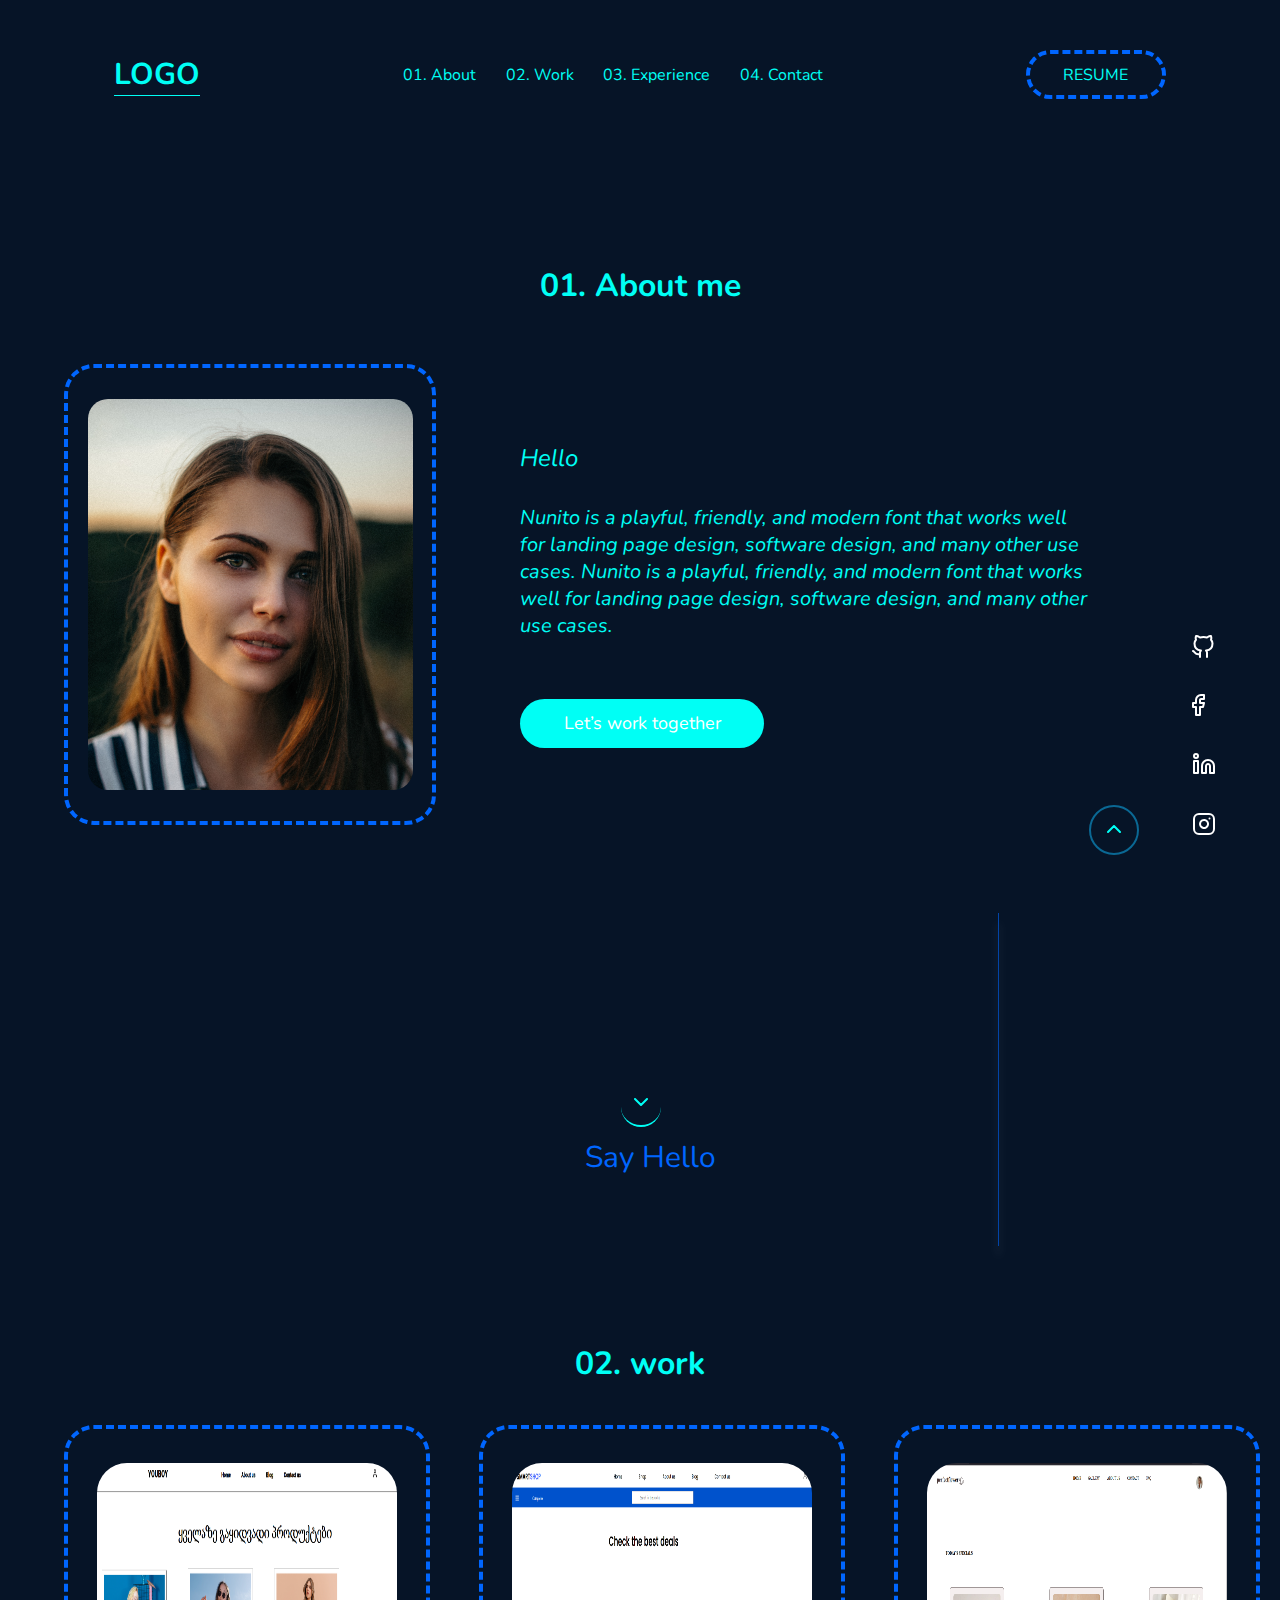
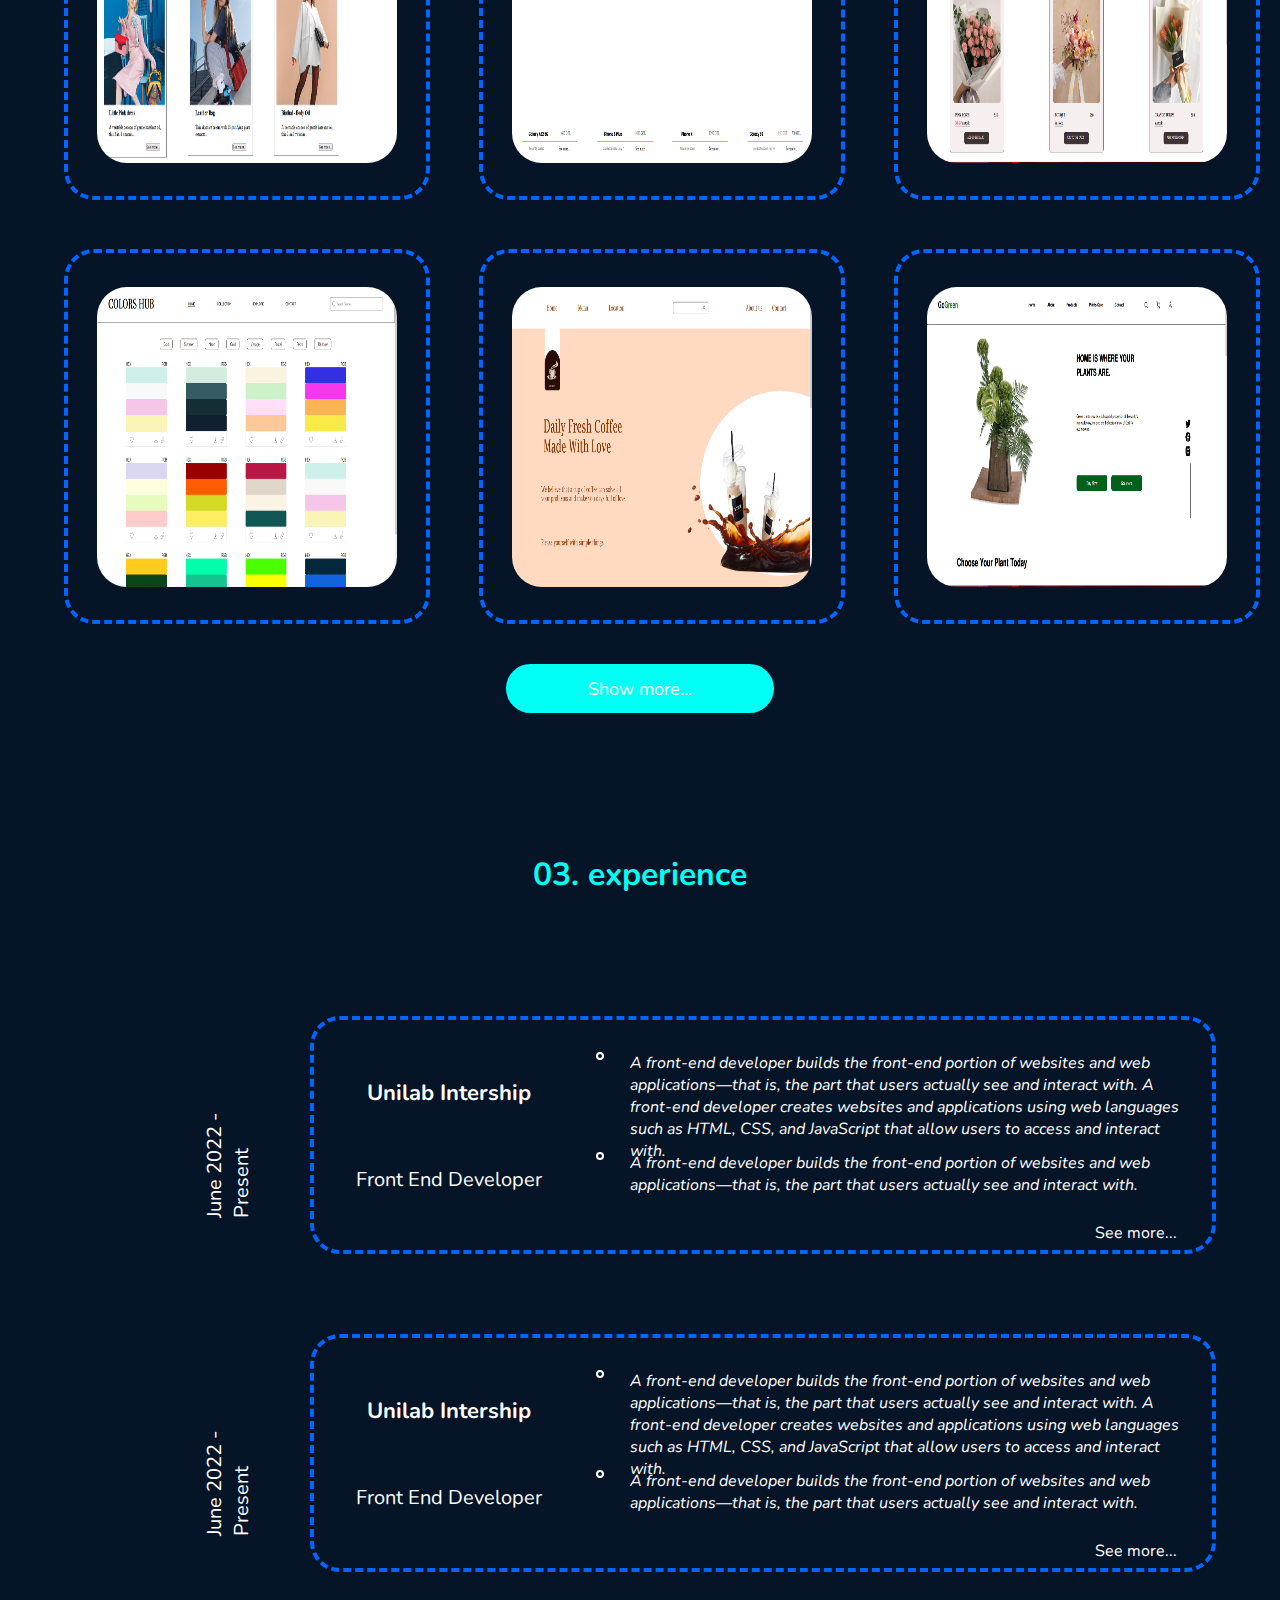
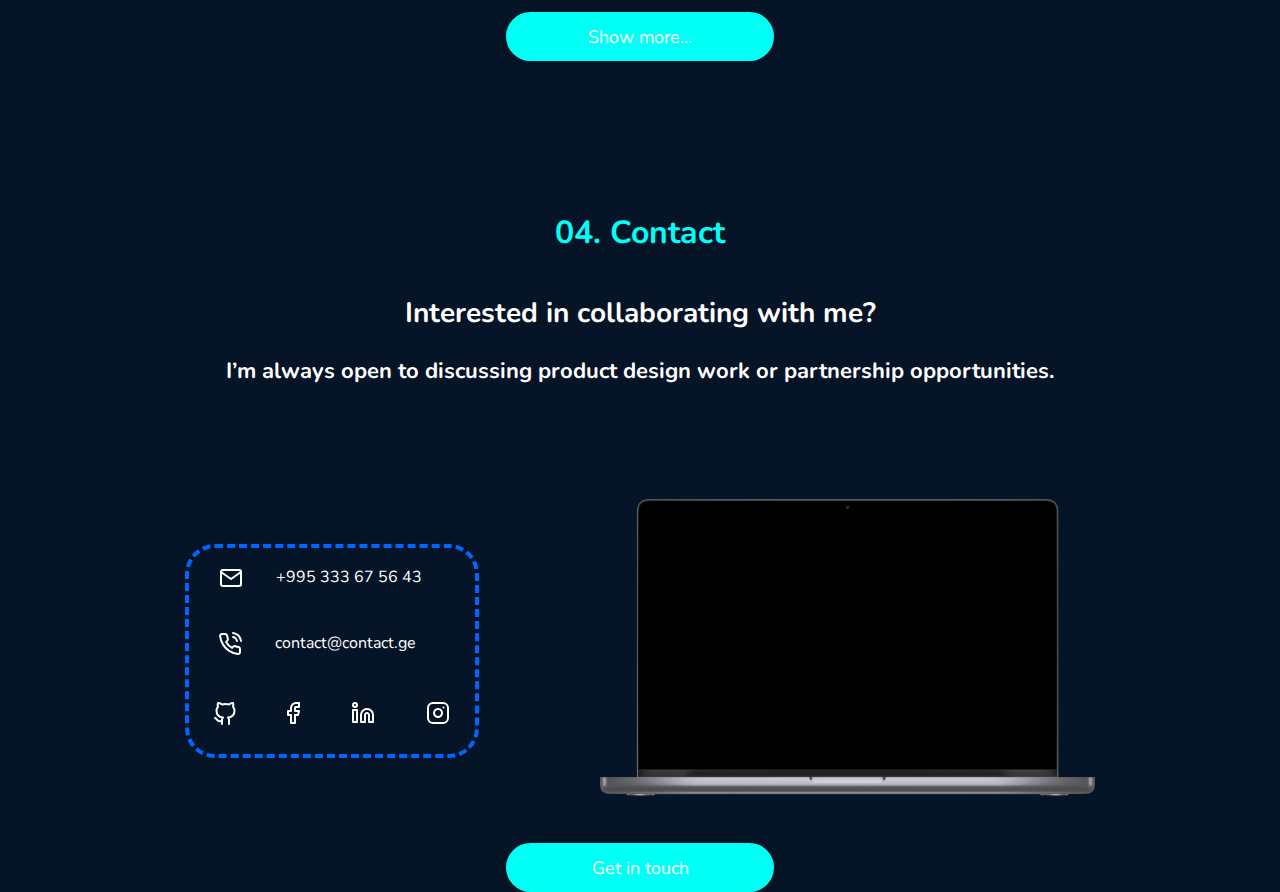
<file: index.html>
<!DOCTYPE html>
<html lang="en">
<head>
    <meta charset="UTF-8">
    <meta http-equiv="X-UA-Compatible" content="IE=edge">
    <meta name="viewport" content="width=device-width, initial-scale=1.0">
    <link rel="stylesheet" href="static/css/style.css">
    <title>Home</title>
</head>
<body>

    <header id="header">
        <div class="container">
            <div class="navigation-wrapper">
                <div class="header-logo">
                   <a id="active" href="index.html">LOGO</a> 
                </div>
                <nav class="navigation">
                <ul class="nav-ul">
                    <li>
                        <a href="#about">01. About</a>
                    </li>
                    <li>
                        <a href="#work">02. Work</a>
                    </li>
                    <li>
                        <a href="#experience">03. Experience</a>
                    </li>
                    <li>
                        <a href="#contact">04. Contact</a>
                    </li>
                </ul>
                </nav>
                <a href="static/downloads/Davit Bakhutashvili.pdf">
                    <div class="header-resume">
                        RESUME
                    </div>
                </a>
                <div class="burger">
                    <span></span>
                    <span></span>
                    <span></span>
                </div>
            </div>
        </div>
    </header>

    <main>
        <div class="container">
            <a href="#">
                <div class="upper">
                    <div class="upper-img">
                        <img src="static/images/avatar/say.svg" alt="">
                    </div>  
                </div>
            </a>
            <div class="modal-wrapper">
                <div class="modal">
                    <div class="modal-top">
                        <div class="input-div">
                            <label class="label" for="modal-input">Name:</label>
                            <input class="modal-input" type="text" placeholder="Enter your Name">
                        </div>
                        <div class="input-div">
                            <label class="label" for="modal-input">Lastname:</label>
                            <input class="modal-input" type="text" placeholder="Enter your Lastname">
                        </div>
                        <div class="input-div">
                            <label class="label" for="modal-input">Email:</label>
                            <input class="modal-input" type="email" placeholder="Enter your @Email">
                        </div>
                        <div class="input-div">
                            <label class="label" for="modal-input">Phone Number:</label>
                            <input class="modal-input" type="number" placeholder="Enter your Phone Number">
                        </div>
                        <div class="input-div">
                            <label class="label" for="modal-input">Password</label>
                            <input class="modal-input" type="password" placeholder="Enter your Password">
                        </div>
                        <div class="input-div">
                            <label class="label" for="modal-input">Repeat Password</label>
                            <input class="modal-input" type="password" placeholder="Repeat your Password">
                        </div>
                    </div>
                    <div class="modal-right">
                        <button class="modal-button-close">
                            <span></span>
                            <span></span>
                        </button>
                        <div class="modal-right-mainword">
                            <p class="modal-hello">Hello!</p>
                            <h2>Please enter your data and join us</h2>
                        </div>
                            <h3>Here you can leave a message for us</h3>
                            <input class="big-input" type="text">
                        <a href="">
                            <button class="modal-button-submit">
                                Submit
                            </button>
                        </a>
                    </div>
                </div>
            </div> 
            <div id="about" class="main-about">
                <h1>01. About me</h1>
                <div class="main-about-avatar">
                    <div class="main-about-photo">
                        <img src="static/images/about-me-girl.png" alt="about-avatar">
                    </div>
                    <div class="about-me-center">
                        <div class="main-about-p">
                            <p class="hello-p">
                                Hello
                            </p>
                            <p class="main-p">
                                Nunito is a playful, friendly, and modern font that works well for landing page design, software design, and many other use cases.
                                Nunito is a playful, friendly, and modern font that works well for landing page design, software design, and many other use cases.
                            </p>
                            <a href="#">
                                <div class="lets-work-together">
                                    Let’s work together
                                </div>
                            </a>
                        </div>
                    </div>                   
                    <div class="main-about-links">
                        <div class="github">
                            <a href="#"><img src="static/images/avatar/Vector1.svg" alt="github-avatar"></a>
                        </div>
                        <div class="fb">
                            <a href="#"><img src="static/images/avatar/Vector.svg" alt="fb-avatar"></a>
                        </div>
                        <div class="linkedin">
                            <a href="#"><img src="static/images/avatar/linkedin(1).svg" alt="linkedin-avatar"></a>
                        </div>
                        <div class="insta">
                            <a href="#"><img src="static/images/avatar/instagram(1).svg" alt="insta-avatar"></a>
                        </div>
                    </div>
                </div>  
                <div class="say-hello">
                    <div class="say-hello-button">
                        <div class="say-hello-avatar">
                            <img src="static/images/avatar/say.svg" alt="vector">
                        </div>
                        <p class="say-p">Say Hello</p>
                    </div>
                    <div class="line">
                        <img src="static/images/avatar/Line 1.svg" alt="line">
                    </div>
                </div>          
            </div>
            <div id="work" class="main-work">
                <h1>02. work</h1>
                <div class="work-boxes">
                    <div class="work-box">
                        <img src="static/images/web-first.PNG" alt="project">
                        <a href="https://deeply04.github.io/meotxedavaleba/"><div class="see-full-project">See full Project</div></a>      
                    </div>
                    <div class="work-box">
                        <img src="static/images/web-second.PNG" alt="project">
                        <a href="https://deeply04.github.io/homework5/index.html"><div class="see-full-project">See full Project</div></a>      
                    </div>
                    <div class="work-box">
                        <img src="static/images/web-third.PNG" alt="project">
                        <a href="https://deeply04.github.io/homework6/"><div class="see-full-project">See full Project</div></a>      
                    </div>
                    <div class="work-box">
                        <img src="static/images/web-fourth.PNG" alt="project">
                        <a href="https://deeply04.github.io/Homework7/"><div class="see-full-project">See full Project</div></a>      
                    </div>
                    <div class="work-box">
                        <img src="static/images/web-fifth.PNG" alt="project">
                        <a href="https://deeply04.github.io/Homework-8/"><div class="see-full-project">See full Project</div></a>      
                    </div>
                    <div class="work-box">
                        <img src="static/images/web-sixth.PNG" alt="project">
                        <a href="https://deeply04.github.io/Homework9/"><div class="see-full-project">See full Project</div></a>      
                    </div>
                </div>
            </div>
            <div class="show-more-div">
                <a class="show-more" href="resume.html">
                Show more...
                </a>
            </div>
            <div id="experience" class="main-experience">
                <h1>03. experience</h1>
                <div class="unilab-intership">
                    <p class="june-present">
                        June 2022 - Present
                    </p>
                    <div class="unilab-intership-box">
                        <div class="unilab-box-left">
                            <p>Unilab Intership</p>
                            <p>Front End Developer</p>
                        </div>
                        <div class="unilab-box-right">
                          <div class="unilab-box-right-top">
                            <div class="circle"></div>
                            <p class="unilab-box-p">
                                A front-end developer builds the front-end portion of websites and web applications—that is, the part that users actually see and interact with. A front-end developer creates websites and applications using web languages such as HTML, CSS, and JavaScript that allow users to access and interact with.
                            </p>
                          </div>  
                          <div class="unilab-box-right-bottom">
                            <div class="circle"></div>
                            <p class="unilab-box-p">
                                A front-end developer builds the front-end portion of websites and web applications—that is, the part that users actually see and interact with. 
                            </p>
                          </div>  
                          <div class="seemore">
                            <a href="#">See more...</a> 
                          </div>
                        </div>
                    </div>
                </div>
                <div class="unilab-intership">
                    <p class="june-present">
                        June 2022 - Present
                    </p>
                    <div class="unilab-intership-box">
                        <div class="unilab-box-left">
                            <p>Unilab Intership</p>
                            <p>Front End Developer</p>
                        </div>
                        <div class="unilab-box-right">
                          <div class="unilab-box-right-top">
                            <div class="circle"></div>
                            <p class="unilab-box-p">
                                A front-end developer builds the front-end portion of websites and web applications—that is, the part that users actually see and interact with. A front-end developer creates websites and applications using web languages such as HTML, CSS, and JavaScript that allow users to access and interact with.
                            </p>
                          </div>  
                          <div class="unilab-box-right-bottom">
                            <div class="circle"></div>
                            <p class="unilab-box-p">
                                A front-end developer builds the front-end portion of websites and web applications—that is, the part that users actually see and interact with. 
                            </p>
                          </div>  
                          <div class="seemore">
                            <a href="#">See more...</a> 
                          </div>
                        </div>
                    </div>
                </div>
            </div>
            <div class="show-more-div">
                <a class="show-more" href="#">
                Show more...
                </a>
            </div>
            <div id="contact" class="main-contact">
                <h1>04. Contact</h1>
                <h2>Interested in collaborating with me?</h2>
                <h3>I’m always open to discussing product design work or partnership opportunities.</h3>
                <div class="contact-information">
                    <div class="contact-information-box">
                        <div class="contact-box-first-line">
                            <div class="mail">
                                <a href="#"><img src="static/images/avatar/mail.svg" alt="mail"></a>
                            </div>
                            <p class="number">
                                +995 333 67 56 43
                            </p>
                        </div>
                        <div class="contact-box-first-line">
                            <div class="mail">
                                <a href="#"><img src="static/images/avatar/phone.svg" alt="mail"></a>
                            </div>
                            <p class="number">
                                contact@contact.ge
                            </p>
                        </div>
                        <div class="contact-box-third-line">
                            <div class="github">
                                <a href="#"><img src="static/images/avatar/Vector1.svg" alt="github-avatar"></a>
                            </div>
                            <div class="fb">
                                <a href="#"><img src="static/images/avatar/Vector.svg" alt="fb-avatar"></a>
                            </div>
                            <div>
                                <a href="#"><img src="static/images/avatar/linkedin(1).svg" alt="linkedin-avatar"></a>
                            </div>
                            <div class="insta">
                                <a href="#"><img src="static/images/avatar/instagram(1).svg" alt="insta-avatar"></a>
                            </div>
                        </div>
                    </div>
                    <div class="contact-information-laptop">
                        <img src="static/images/MacBook-Pro-16.png" alt="macboock-pro-16">
                        <iframe class="screen" src="https://deeply04.github.io/Homework12/" frameborder="0"></iframe>
                    </div>
                </div>
            </div>
            <div class="show-more-div">
                <a class="show-more" href="#">
                    Get in touch
                </a>
            </div>
        </div>
    </main>

    <script src="static/js/script.js"></script>
</body>
</html>
</file>
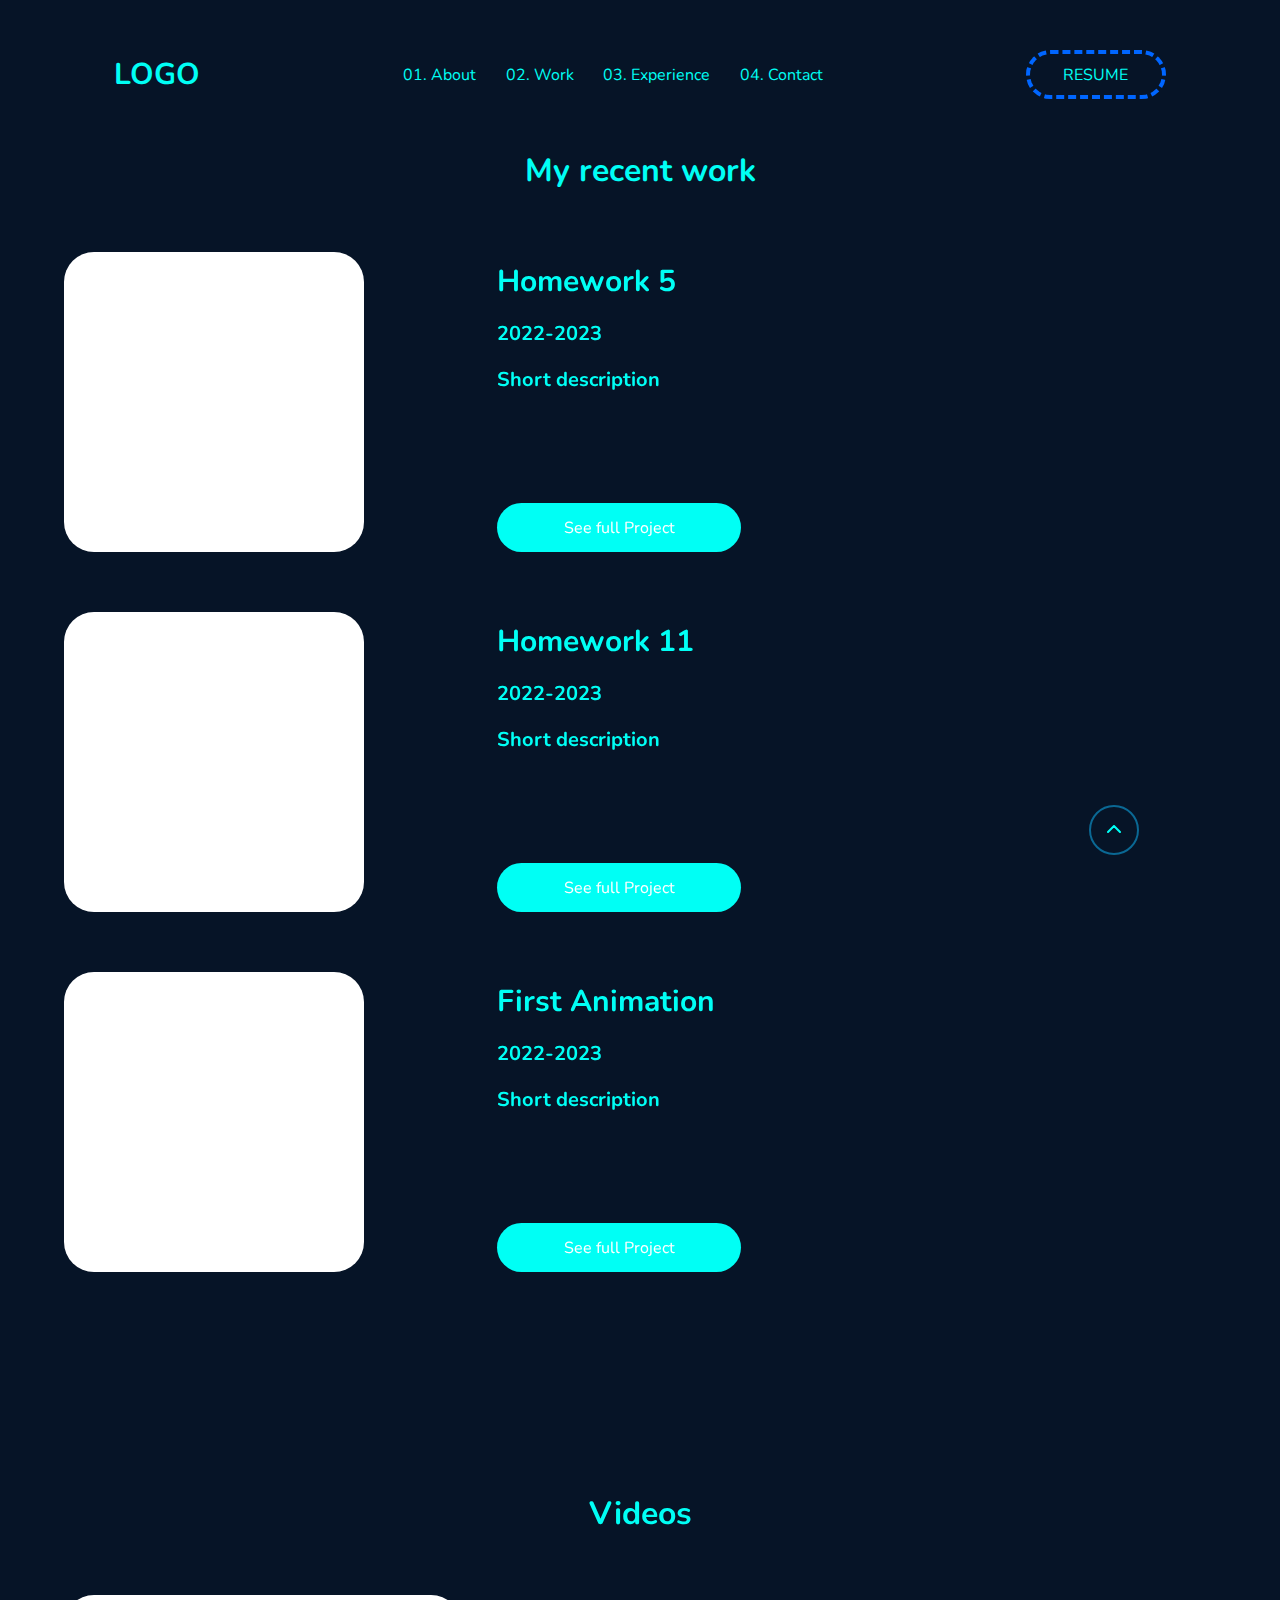
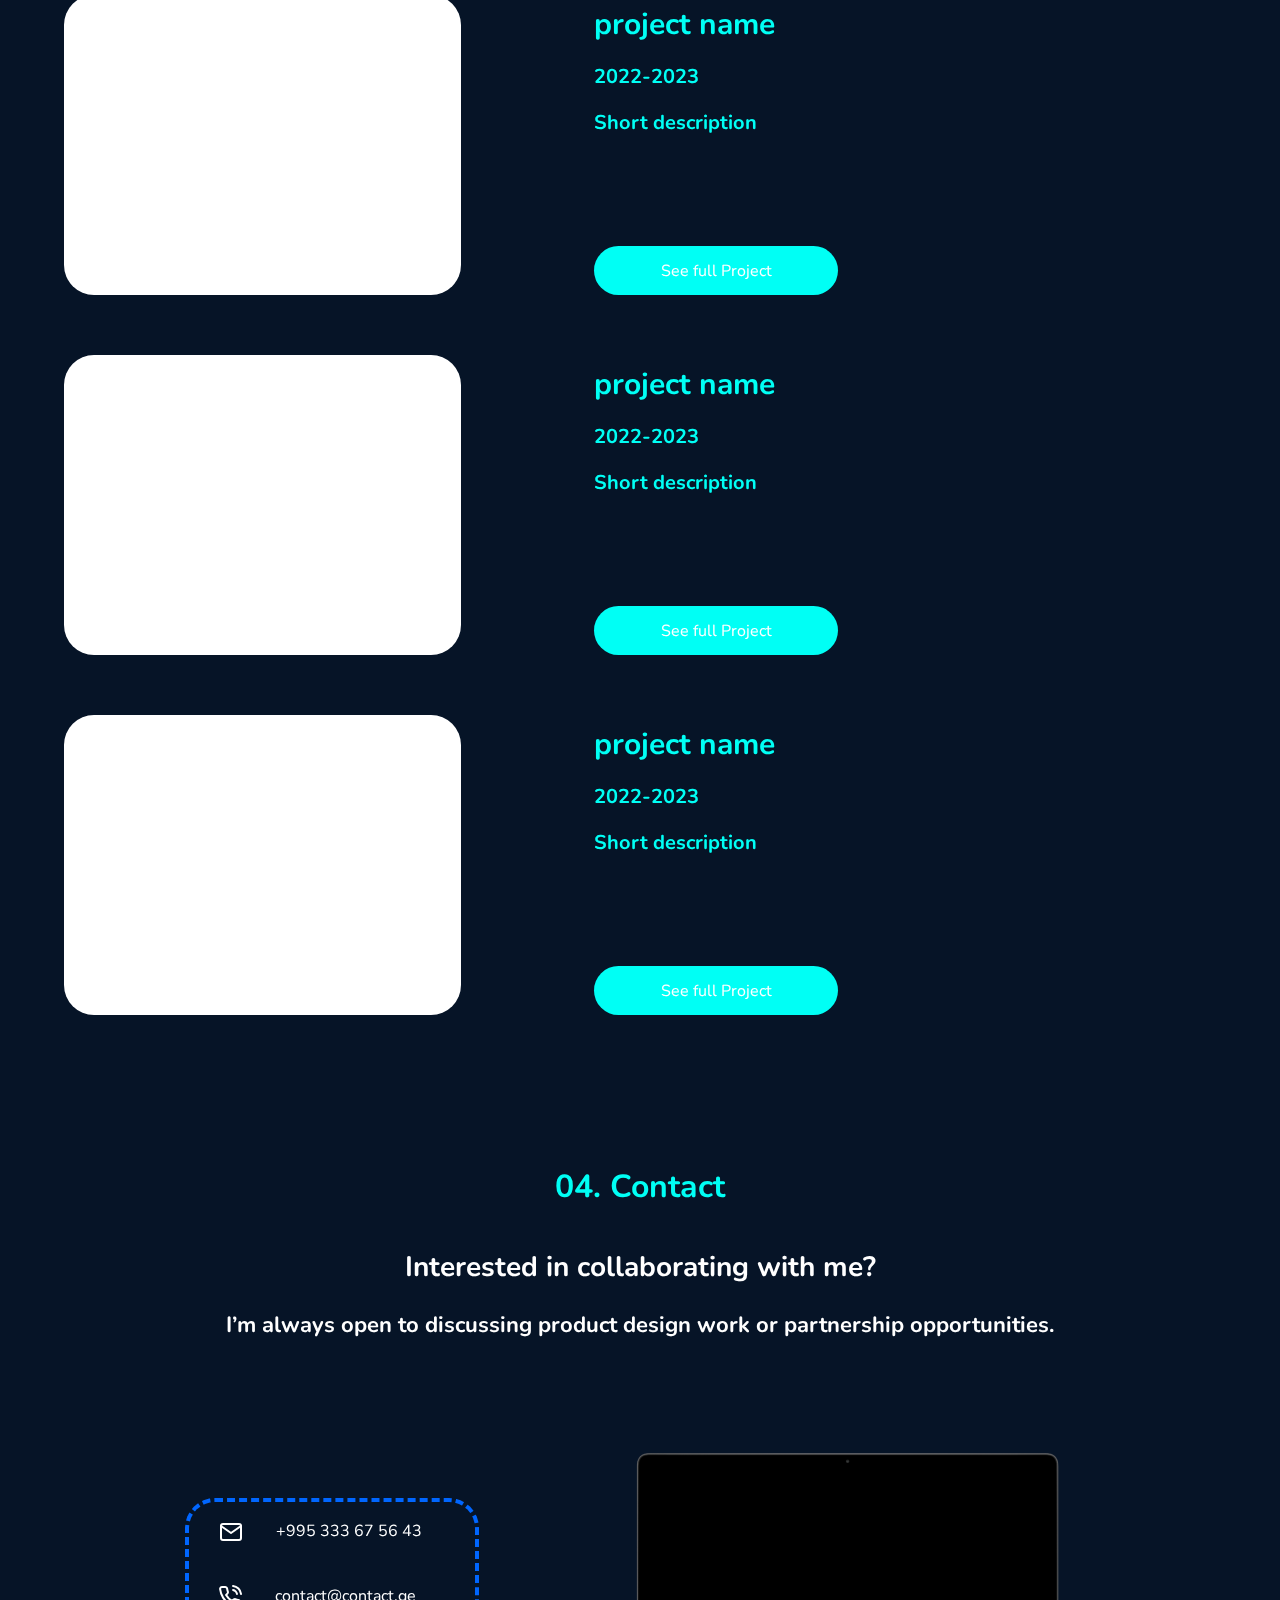
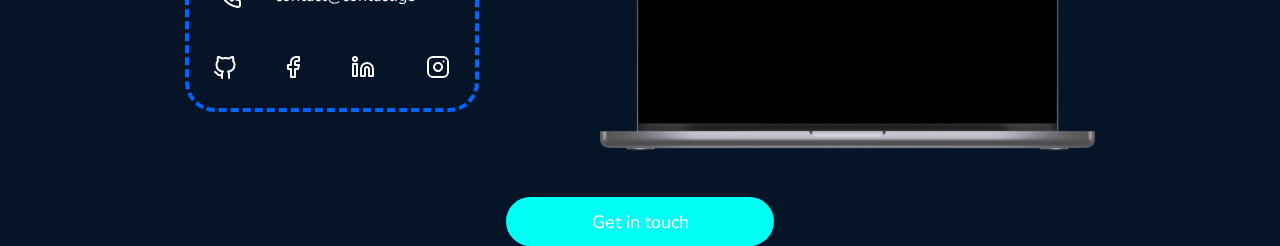
<file: resume.html>
<!DOCTYPE html>
<html lang="en">
<head>
    <meta charset="UTF-8">
    <meta http-equiv="X-UA-Compatible" content="IE=edge">
    <meta name="viewport" content="width=device-width, initial-scale=1.0">
    <link rel="stylesheet" href="static/css/style.css">
    <title>Resume</title>
</head>
<body>

    <header id="header">
        <div class="container">
            <div class="navigation-wrapper">
                <div class="header-logo">
                   <a href="index.html">LOGO</a> 
                </div>
                <nav class="navigation">
                <ul class="nav-ul">
                    <li>
                        <a href="#about">01. About</a>
                    </li>
                    <li>
                        <a href="#work">02. Work</a>
                    </li>
                    <li>
                        <a href="#experience">03. Experience</a>
                    </li>
                    <li>
                        <a href="#contact">04. Contact</a>
                    </li>
                </ul>
                </nav>
                <a  href="#">
                    <nav  class="header-resume">
                        RESUME
                    </nav>
                </a>
            </div>
        </div>
    </header>

    <main>
        <div class="container">
            <a href="#header">
                <div class="upper">
                    <div class="upper-img">
                        <img src="static/images/avatar/say.svg" alt="">
                    </div>  
                </div>
            </a>
            <div class="resume-recent-work">
                <h1>My  recent work</h1>
                <div class="project">
                    <div class="project-iframe">
                        <iframe src="https://deeply04.github.io/homework5/" frameborder="0"></iframe>
                    </div>
                    <div class="project-description">
                        <div class="descs">
                            <div class="desc">
                            Homework 5
                            </div>
                            <div class="desc">
                            2022-2023
                            </div>
                            <div class="desc">
                            Short description
                            </div>
                        </div>
                        <a href="">
                            <div class="see-project">
                                See full Project
                            </div>
                        </a>
                    </div>
                </div>
                <div class="project">
                    <div class="project-iframe">
                        <iframe src="https://deeply04.github.io/homework-11/" frameborder="0"></iframe>
                    </div>
                    <div class="project-description">
                        <div class="descs">
                            <div class="desc">
                            Homework 11
                            </div>
                            <div class="desc">
                            2022-2023
                            </div>
                            <div class="desc">
                            Short description
                            </div>
                        </div>
                        <a href="">
                            <div class="see-project">
                                See full Project
                            </div>
                        </a>
                    </div>
                </div>
                <div class="project">
                    <div class="project-iframe">
                        <iframe src="https://deeply04.github.io/animation-first/" frameborder="0"></iframe>
                    </div>
                    <div class="project-description">
                        <div class="descs">
                            <div class="desc">
                            First Animation
                            </div>
                            <div class="desc">
                            2022-2023
                            </div>
                            <div class="desc">
                            Short description
                            </div>
                        </div>
                        <a href="">
                            <div class="see-project">
                                See full Project
                            </div>
                        </a>
                    </div>
                </div>
            </div>
            <div class="resume-videos">
                <h1>Videos</h1>
                <div class="project">
                    <div class="project-videos">
                        
                    </div>
                    <div class="project-description">
                        <div class="descs">
                            <div class="desc">
                                project name
                            </div>
                            <div class="desc">
                            2022-2023
                            </div>
                            <div class="desc">
                            Short description
                            </div>
                        </div>
                        <a href="">
                            <div class="see-project">
                                See full Project
                            </div>
                        </a>
                    </div>
                </div>
                <div class="project">
                    <div class="project-videos">
                       
                    </div>
                    <div class="project-description">
                        <div class="descs">
                            <div class="desc">
                                project name
                            </div>
                            <div class="desc">
                            2022-2023
                            </div>
                            <div class="desc">
                            Short description
                            </div>
                        </div>
                        <a href="">
                            <div class="see-project">
                                See full Project
                            </div>
                        </a>
                    </div>
                </div>
                <div class="project">
                    <div class="project-videos">
                        
                    </div>
                    <div class="project-description">
                        <div class="descs">
                            <div class="desc">
                                project name
                            </div>
                            <div class="desc">
                            2022-2023
                            </div>
                            <div class="desc">
                            Short description
                            </div>
                        </div>
                        <a href="">
                            <div class="see-project">
                                See full Project
                            </div>
                        </a>
                    </div>
                </div>
            </div>
            <div id="contact" class="main-contact">
                <h1>04. Contact</h1>
                <h2>Interested in collaborating with me?</h2>
                <h3>I’m always open to discussing product design work or partnership opportunities.</h3>
                <div class="contact-information">
                    <div class="contact-information-box">
                        <div class="contact-box-first-line">
                            <div class="mail">
                                <a href="#"><img src="static/images/avatar/mail.svg" alt="mail"></a>
                            </div>
                            <p class="number">
                                +995 333 67 56 43
                            </p>
                        </div>
                        <div class="contact-box-first-line">
                            <div class="mail">
                                <a href="#"><img src="static/images/avatar/phone.svg" alt="mail"></a>
                            </div>
                            <p class="number">
                                contact@contact.ge
                            </p>
                        </div>
                        <div class="contact-box-third-line">
                            <div class="github">
                                <a href="#"><img src="static/images/avatar/Vector1.svg" alt="github-avatar"></a>
                            </div>
                            <div class="fb">
                                <a href="#"><img src="static/images/avatar/Vector.svg" alt="fb-avatar"></a>
                            </div>
                            <div>
                                <a href="#"><img src="static/images/avatar/linkedin(1).svg" alt="linkedin-avatar"></a>
                            </div>
                            <div class="insta">
                                <a href="#"><img src="static/images/avatar/instagram(1).svg" alt="insta-avatar"></a>
                            </div>
                        </div>
                    </div>
                    <div class="contact-information-laptop">
                        <img src="static/images/MacBook-Pro-16.png" alt="macboock-pro-16">
                        <iframe class="screen" src="https://deeply04.github.io/Homework12/" frameborder="0"></iframe>
                    </div>
                </div>
            </div>
            <div class="show-more-div">
                <a class="show-more" href="#">
                    Get in touch
                </a>
            </div>
        </div>
    </main>

</body>
</html>
</file>
<file: static/css/style.css>
*{
    margin: 0;
    padding: 0;
    box-sizing: border-box;
}

@font-face {
    font-family:'variablefont';
    src: url(../fonts/Nunito-VariableFont_wght.ttf);
}
@font-face {
    font-family:'variablefont-italic';
    src: url(../fonts/Nunito-Italic-VariableFont_wght.ttf);
}

body{
    background-color: #061427;
    font-family:'variablefont';
}

.container{
    max-width: 1500px;
    width: 90%;
    margin:0 auto;
}

.navigation-wrapper{
    display: flex;
    justify-content: space-between;
    align-items: center;
    color:#00FFF5;
    padding: 50px;
}

.header-logo{
    font-size: 30px;
    font-weight: bold;
    transition: 0.1s linear;
}
.header-logo:hover{
    font-size: 35px;
    transition: 0.1s linear;
}
.navigation{
    width: 40%;
}
.nav-ul{
    display: flex;
    justify-content: space-between;
    list-style: none;
}

.nav-ul li{
    transition: 0.1s linear;
}
.nav-ul li:hover{
    border-radius: 30px;
    border-bottom: 4px dashed#0066FF;
    transition: 0.1s linear;
    font-size: 110%;
    padding: 10px;
}

.navigation-wrapper a{
    color:#00FFF5;
    text-decoration: none;
}
.header-resume{
    width: 140px;
    height: 49px;
    border-radius: 30px;
    border: 4px dashed #0066FF;
    display: grid;
    place-items: center;
}
.header-resume:hover{
    width: 145px;
    height: 51px;
    box-shadow: 5px -7px 10px 1px inset  #0066FF;
}


/* MAIN */

.upper{
    width: 50px;
    height: 50px;
    border-radius: 30px;
    position: fixed;
    border:2px solid rgba(14, 171, 233, 0.56);
    right: 11%;
    bottom: 5%;
    z-index: 1;
    transition: 0.2s ease-in;
}
html{
    scroll-behavior:smooth;
}
.upper:hover{
    background-color: #0066FF;
    transition: 0.2s linear;
}

.upper-img{
    position: absolute;
    top: 50%;
    left: 50%;
    transform: translate(-50%, -50%) rotate(180deg);
}
.main-about{
    margin-top: 10%;
}
#active{
    border-bottom: 1px solid#00FFF5;
}
.main-about-avatar{
    display: flex;
    align-items: center;
}

.main-about-links{
    margin-top: 25%;
    margin-left: 104px;
}
.fb{
    margin-top: 30px;
    margin-bottom: 30px;
}
.fb img:hover{
    width:24px;
    height:24px;
}
.linkedin img:hover{
    width:30px;
    height:30px;
}
.insta img:hover{
    width:30px;
    height:30px;
}
.github img:hover{
    width:24px;
    height:24px;
}
.linkedin{
    margin-bottom: 30px;
}
.lets-work-together{
    width: 244px;
    height: 49px;
    background-color: #00FFF5;
    border-radius: 30px;
    display: grid;
    place-items:center;
    font-size: 18px;
    transition: 0.1s linear;
}

.lets-work-together:hover{
    box-shadow: rgba(14, 171, 233, 0.56) 35px 20px 60px 7px;
    width: 248px;
    height: 53px;
    transition: 0.1s linear;
}

.main-about-p a{
    text-decoration: none;
    color: #fff;
}

.main-about-photo{
    width: 397px;
    height: 461px;
    border-radius: 30px;
    border: 4px dashed #0066FF;
    display: grid;
    place-items: center;
}

.main-about-photo img{
    border-radius: 20px;
    width: 325px;
    height: 391px;
    transition: 0.2s ease-in;
}

.main-about-photo img:hover{
    width: 371px;
    height: 437px;
    cursor: pointer;
    transition: 0.2s ease-in;
    box-shadow: 15px -20px 50px 7px #00FFF5;
}

.hello-p{
    font-size: 24px;
    font-family:'variablefont-italic';
}

.about-me-center{
    height: 300px;
    display: flex;
    align-items: center;
    width: 607px;
    margin-left: 84px;
    color: #00FFF5;
}

.main-p{
    margin-top: 30px;
    margin-bottom: 60px;
    font-size: 20px;
    font-family:'variablefont-italic';
}

.say-hello{
    height: 500px;
    display: flex;
    justify-content: space-between;
    width: 82%;
    align-items: center;
}

.say-hello-avatar{
    position: absolute;
    top: 65%;
    left: 50%;
    transform: translate(-50%, -50%);
}

.say-hello-button{
    width: 40px;
    height: 70px;
    border-bottom: 2px solid#00FFF5;
    border-radius: 30px;
    position: relative;
    margin-left: 59%;
    transition: 0.2s linear;
}

.say-hello-button:hover{
    width: 45px;
    height: 75px;
    cursor: pointer;
    transition: 0.2s linear;
    box-shadow: rgba(14, 171, 233, 0.56) 10px 20px 60px 5px;
}

.say-p{
    position: absolute;
    top: 80px;
    left: 30px;
    transform: translateX(-50%);
    color: #0066FF;
    font-size: 30px;
    width: 133px;
}

.modal-wrapper{
    position: fixed;
    inset: 0;
    background-color: rgba(0, 0, 0, 0.5);
    display: grid;
    place-items: center;
    display: none;
}
.modal-wrapper.show{
    display: grid;
}
.modal{
    width: 800px;
    height: 600px;
    background-color: #061427;
    display: flex;
    z-index: 100;
}
.modal-top{
    height: 100%;
    display: flex;
    flex-direction: column;
    justify-content: space-evenly;
}
.modal-hello{
    font-size: 40px;
    margin-bottom: 5%;
}
.label{
    color: #00FFF5;
    margin-left: 10px;
}
.modal-input{
    width: 350px;
    height: 50px;
    padding: 10px;
    border-top: 0px solid#fff;
    border-left: 0px solid#fff;
    border-right: 0px solid#fff;
    border-bottom: 1px solid #00FFF5;
    background-color: #061427;
    color: white;
}

.modal-right{
    width: 100%;
    display: flex;
    flex-direction: column;
    justify-content: space-evenly;
    align-items: center;
    text-align: center;
    color: #00FFF5;
}

.input-div{
    display: flex;
    flex-direction: column;
    margin-left: 10px;
}
.big-input{
    width: 90%;
    height: 30%;
    border-radius: 20px;
    border: 1px solid #00FFF5;
    padding: 10px;
    background-color: #061427;
    color: #fff;
}

.modal-button-submit{
    width: 130px;
    height: 40px;
    border: 1px solid #00FFF5;
    padding: 10px;
    border-radius: 15px;
    color: #00FFF5;
    background-color: #061427;
    cursor: pointer;
    transition: 0.2s linear;
}

.modal-button-submit:hover{
    box-shadow: 5px -10px 10px 1px inset  #0066FF;
    transition: 0.2s linear;
}

.modal-button-close{
    width: 30px;
    height: 30px;
    border-radius: 5px;
    display: flex;
    flex-direction: column;
    justify-content: space-around;
    align-items: center;
    margin-left: 80%;
    background-color: #061427;
    border: 1px solid #061427;
    cursor: pointer;
    transition: 0.2s ease-in-out;
}
.modal-button-close:hover{
    border: 1px solid red;
    box-shadow: -6px -10px 13px -2px inset red;
    transition: 0.2s ease-in-out;
}

.modal-button-close span{
    width: 95%;
    height: 4px;
    border-radius: 30px;
    background-color: red;
}
.modal-button-close span:first-child{
    transform: rotate(45deg) translate(6px, 6px);
}
.modal-button-close span:last-child{
    transform: rotate(-45deg) translate(4px, -3px);
}

/* WORK */

.work-boxes{
    display: grid;
    grid-template-columns: 1fr 1fr 1fr;
    place-items: center;
    gap: 49px;
}

.work-box{
    width: 366px;
    height: 375px;
    border-radius: 30px;
    border: 4px dashed #0066FF;
    display: flex;
    justify-content: center;
    align-items: center;
    position: relative;
}

.work-box img{
    width: 300px;
    height: 300px;
    border-radius: 30px;
}

.see-full-project{
    width: 268px;
    height: 49px;
    border-radius: 30px;
    background-color: #0066FF;
    position: absolute;
    top: 50%;
    left: 50%;
    transform: translate(-50%, -50%);
    display: grid;
    place-items: center;
    color: #fff;
    opacity: 0;
    transition: 0.5s ease;
}

.see-full-project:hover{
    opacity: 1;
    transition: 0.5s ease;
}

.container h1{
    display: grid;
    place-items: center;
    margin-bottom: 40px;
    color: #00FFF5;
}

.show-more{
    width: 268px;
    height: 49px;
    border-radius: 30px;
    background-color: #00FFF5;
    display: grid;
    place-items: center;
}
.show-more-div{
    display: grid;
    place-items: center;
    margin-top: 40px;
}
.show-more-div a{
    text-decoration: none;
    font-size: 18px;
    color: #fff;
    transition: 0.1s linear;
}
.show-more-div a:hover{
    box-shadow: rgba(14, 171, 233, 0.56) 35px 20px 60px 7px;
    width: 280px;
    height: 55px;
    transition: 0.1s linear;
    font-size: 20px;
}

.main-experience{
    margin-top: 140px;
    display: flex;
    flex-direction: column;
}
.unilab-intership{
    display: flex;
    align-items: center;
    margin-left: 7%;
}
.june-present{
    font-size: 20px;
    color: #fff;
    transform: rotate(-90deg);
}
.unilab-intership-box{
    width: 987px;
    height: 238px;
    border: 4px dashed #0066FF;
    border-radius: 30px;
    display: flex;
    color: #fff;
}

.unilab-intership:not(:first-child){
    margin-top: 80px;
}

.unilab-box-left{
    width: 30%;
    height: 100%;
    display: flex;
    flex-direction: column;
    justify-content: space-evenly;
    align-items: center;
}

.unilab-box-left p:first-child{
    font-size: 22px;
    font-weight: bold;
}
.unilab-box-left p:nth-child(2){
    font-size: 20px;
}

.unilab-box-right{
    width: 70%;
    height: 100%;
    display: flex;
    flex-direction: column;
}
.unilab-box-right-top{
    display: flex;
    justify-content: space-around;
    margin-top: 5%;
}
.unilab-box-right-bottom{
    display: flex;
    justify-content: space-around;
    margin-top: 2%;
    height: 70px;
}
.circle{
    width: 8px;
    height: 8px;
    border: 2px solid #fff;
    border-radius: 50%;
}

.unilab-box-p{
    width: 569px;
    height: 88px;
    font-family:'variablefont-italic';
}

.seemore{
    width: 100%;
    display: flex;
    justify-content: flex-end;
    padding-right: 35px;
}

.seemore a{
    text-decoration: none;
    color: inherit;
    transition: 0.1s linear;
}
.seemore a:hover{
    font-size: 110%;
    transition: 0.1s linear;
    color: #0066FF;
}

.main-contact{
    margin-top: 150px;
    color: #fff;
}
.main-contact h2{
    font-size: 28px;
}
.main-contact h3{
    font-size: 22px;
    margin-top: 24px;
}
.main-contact h2, h3{
    display: grid;
    place-items: center;
}

.contact-information-laptop{
    position: relative;
}
.screen{
    position: absolute;
    left: 50%;
    top: 45%;
    transform: translate(-50%, -50%);
    width: 400px;
    height: 250px;
}
.contact-information-box{
    width: 294px;
    height: 214px;
    border: 4px dashed #0066FF;
    border-radius: 30px;
    display: flex;
    flex-direction: column;
    justify-content: space-around;
}

.contact-information{
    display: flex;
    justify-content: space-evenly;
    align-items: center;
    margin-top: 113px;
}
.number{
    margin-left: 33px;
}
.contact-box-first-line{
    display: flex;
    margin-left: 30px;
}

.contact-box-third-line{
    display: flex;
    justify-content: space-around;
    align-items: center;
    height: 40px;
    width: 100%;
}


.burger{
    width: 24px;
    height: 24px;
    display: flex;
    flex-direction: column;
    justify-content: space-evenly;
    align-items: center;
    cursor: pointer;
    overflow: hidden;
    display: none;
}

.burger span{
    width: 90%;
    height: 2px;
    border-radius: 50px;
    background-color: #00FFF5;
    transition-duration: 0.3s;
}

.burger.active span:first-child{
    transform: rotate(45deg) translate(4px, 3px);
  }
  
  .burger.active span:nth-child(2){
    transform: translateX(-105%);
  }
  
  .burger.active span:last-child{
    transform: rotate(-45deg) translate(7px, -5px);
  }


/* RESUME */

.resume-recent-work{
    color: #00FFF5;
}

.project{
    display: flex;
    height: 300px;
    margin-top: 60px;
}

.project-iframe{
    width: 300px;
    height: 300px;
    border-radius: 30px;
    background-color: #fff;
}
.project-iframe iframe{
    width: 300px;
    height: 300px;
    border-radius: 30px;
}
.project-description{
    margin-left: 133px;
    height: 100%;
    display: flex;
    flex-direction: column;
    justify-content: space-between;
}

.see-project{
    width: 244px;
    height: 49px;
    background-color: #00FFF5;
    border-radius: 30px;  
    display: grid;
    place-items: center;
}

.see-project:hover{
    box-shadow: rgba(14, 171, 233, 0.56) 35px 20px 60px 7px;
    width: 248px;
    height: 53px;
    transition: 0.1s linear;
}

.project-description a{
    text-decoration: none;
    color: #fff;
}
.descs{
    height: 50%;
    display: flex;
    flex-direction: column;
    justify-content: space-around;
}
.desc:first-child{
    font-size: 30px;
    font-weight: bold;
}

.desc:not(:first-child){
    font-size: 20px;
    font-weight: bold;
}

.resume-videos{
    margin-top: 220px;
    color: #00FFF5;
}

.project-videos{
    width: 397px;
    height: 300px;
    background-color: #fff;
    border-radius: 30px;
}
.project-videos iframe{
    width: 397px;
    height: 300px;
    border-radius: 30px;
}




@media (max-width:1250px) {
    .main-about-photo{
        width: 300px;
        height: 350px;
    }
    .main-about-photo img{
        width: 250px;
        height: 300px;
    }
    .main-about-photo img:hover{
        width: 270px;
        height: 330px;
    }
    .work-box{
        width: 335px;
        height: 350px;
    }
}


@media (max-width:1050px) {
    .main-about-photo{
        width: 280px;
        height: 270px;
    }
    .main-about-photo img{
        width: 200px;
        height: 230px;
    }
    .main-about-photo img:hover{
        width: 210px;
        height: 240px;
    }
    .work-box{
        width: 275px;
        height: 310px;
    }
    .work-box img{
        width: 245px;
        height: 275px;
    }
    .see-full-project{
        width: 210px;
    }
    .unilab-intership-box{
        width: 750px;
    }
}

@media (max-width:1000px) {
    .main-about-photo{
        width: 270px;
        height: 235px;
    }
    .main-about-photo img{
        width: 180px;
        height: 195px;
    }
    .main-about-photo img:hover{
        width: 185px;
        height: 215px;
    }
    .main-p{
        font-size: 16px;
    }
    .lets-work-together{
        width: 205px;
        font-size: 15px;
    }
    .work-box{
        width: 240px;
        height: 275px;
    }
    .work-box img{
        width: 210px;
        height: 235px;
    }
    .see-full-project{
        width: 180px;
    }
    .unilab-intership-box{
        width: 550px;
        padding: 20px;
        height: 265px;
    }
    .unilab-box-p{
        margin-bottom: 30px;
    }
}


@media (max-width:890px) {
    .work-box{
        width: 215px;
        height: 240px;
    }
    .work-box img{
        width: 180px;
        height: 200px;
    }
    .see-full-project{
        width: 150px;
        font-size: 14px;
    }
}

@media (max-width:800px) {
    .work-box{
        width: 180px;
        height: 205px;
    }
    .work-box img{
        width: 150px;
        height: 165px;
    }
    .see-full-project{
        width: 120px;
        font-size: 12px;
    }
    .unilab-intership-box{
        width: 485px;
    }
}

@media (max-width:700px) {
    .nav-ul{
        display: none;
    }
    .work-box{
        width: 155px;
        height: 170px;
    }
    .work-box img{
        width: 125px;
        height: 135px;
    }
    .see-full-project{
        width: 90px;
        font-size: 9px;
    }
    .unilab-intership-box{
        width: 485px;
    }
    .lets-work-together{
        width: 160px;
        font-size: 13px;
    }
    .lets-work-together:hover{
        width: 175px;
        height: 55px;
    }
    .show-more{
        width: 185px;
    }
    .show-more-div a:hover{
        width: 200px;
    }
    .container h1{
        font-size: 25px;
    }
    .main-contact h2{
        font-size: 20px;
    }
    .main-contact h3{
        font-size: 18px;
        width: 650px;
    }
    .contact-information-box{
        width: 180px;
        height: 185px;
    }
    .number{
        margin-left: 0;
        font-size: 12px;
    }
}

@media (max-width:610px) {
    .main-about-links{
       margin-left: 0;
    }
    .work-box{
        width: 155px;
        height: 170px;
    }
    .work-box img{
        width: 125px;
        height: 135px;
    }
    .work-boxes{
        grid-template-columns:1fr 1fr ;
        grid-template-rows:1fr 1fr 1fr ;
    }
    .unilab-intership-box{
        width: 425px;
        height: 275px;
        font-size: 12px;
    }
    .number{
        display: none;
    }
    .contact-information-laptop img{
        width: 300px;
    }
    .screen{
        width: 240px;
        height: 140px;
    }
}


@media (max-width:428px) {
    
    
    .navigation{
        width: 0;
        position: relative;
    }

    .nav-ul{
        display: flex;
        flex-direction: column;
        background-color: #fff;
        width: 107px;
        height: 112px;
        border-top-left-radius: 6px;
        border-bottom-left-radius: 6px;
        font-size: 10px;
        position: absolute;
        left:130px;
        top: 20px;
        display: none;
    }
    .nav-ul-active{
        display: flex;
    }
    .nav-ul li{
        width: 100%;
        height: 30%;
        display: flex;
        align-items: center;
    }
    .nav-ul li:hover{
        border-radius: 0px;
        border-bottom: none;
        background-color: #0066FF;
        transition: 0.1s linear;
        font-size: 110%;
        padding: 0px;
    }

    .header-logo{
        font-size: 23px;
    }
    .header-logo:hover{
        font-size: 26px;
    }
    .header-resume{
        width: 90px;
        height: 31px;
        font-size: 10px;
    }
    .header-resume:hover{
        width: 100px;
        height: 37px;
    }
    .main-about-avatar{
        flex-direction: column;
    }
    .main-about-photo{
        width: 171px;
        height: 198px;
    }
    .main-about-photo img{
        width: 140px;
        height: 168px;
    }
    .main-about-photo img:hover{
        width: 153px;
        height: 176px;
    }
    .main-about-p{
        margin-left: 20%;
    }
    .main-p{
        width: 338px;
    }

    .lets-work-together{
        width: 121px;
        font-size: 11px;
    }
    .lets-work-together:hover{
        width: 130px;
    }
    .show-more-div a{
        width: 120px;
        font-size: 15px;
    }
    .show-more-div a:hover{
        width: 130px;
        font-size: 17px;
    }
    .unilab-box-right-bottom{
        display: none;
    }
    .unilab-intership{
        margin-left: 0;
        margin-top: 0;
    }
    .unilab-box-left{
        text-align: center;
    }
    .unilab-box-left p:first-child{
        font-size: 12px;
    }
    .unilab-box-left p:last-child{
        font-size: 10px;
        width: 100px;
    }
    .unilab-box-p{
        margin-bottom: 0;
        height:50px;
    }
    .june-present{
        font-size: 8px;
    }
    .circle{
        width: 3px;
        height: 3px;
    }
    .unilab-box-right-top{
        margin-top: 0;
    }
    .main-about-links{
        margin-left: -100px;
        display: flex;
        justify-content: space-around;
        width: 50%;
        margin-bottom: 80px;
    }
    .fb{
        margin-top: 0;
        margin-bottom: 0;
    }
    .say-hello{
        display: none;
    }
    .unilab-intership-box{
        width: 351px;
        height: 110px;
        font-size: 8px;
    }
    .modal{
        width: 380px;
        height: 500px;
        z-index: 100;
    }
    .modal-input{
        width: 150px;
        height: 30px;
    }
    .modal-right{
        text-align: center;
    }
    .modal-hello{
        font-size: 20px;
    }
    .modal-right-mainword h2{
        font-size: 15px;
    }
    .project-videos{
        width: 150px;
        height: 150px;
    }
    .project-iframe{
        width: 150px;
        height: 150px;
    }
    .project-iframe iframe{
        width: 150px;
        height: 150px;
    }
    .descs{
        height: 25%;
    }
    .project-description{
        margin-left: 5%;
        display: block;
    }
    .desc:first-child{
        font-size: 20px;
    }
    .desc:not(:first-child){
        font-size: 12px;
    }
    .desc:last-child{
        font-size: 16px;
    }
    .see-project{
        margin-top: 45px;
        width: 100px;
        height: 25px;
        font-size: 6px;
    }
    .see-project:hover{
        width: 120px;
        height: 30px;
    }
    .burger{
        display: flex;
    }
    .seemore{
        margin-right: 0;
        margin-top: 15px;
    }
}
</file>
